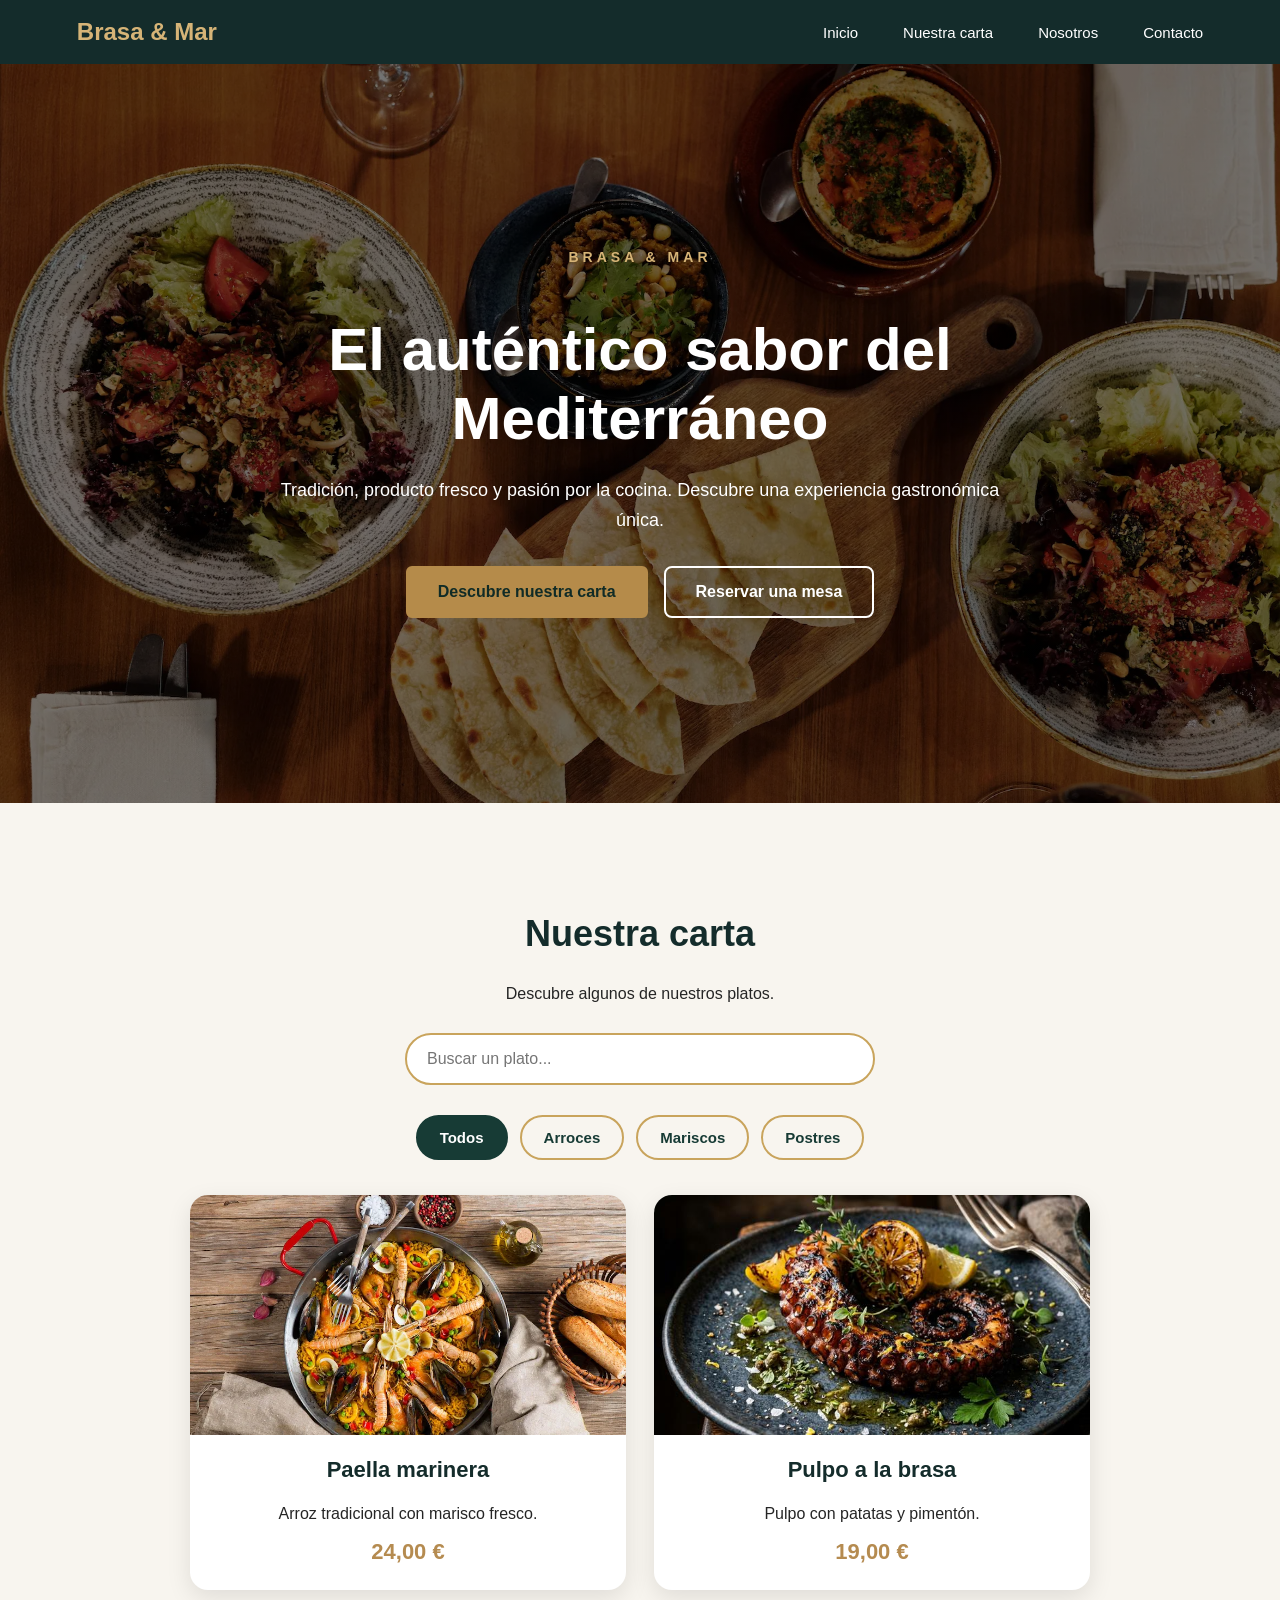
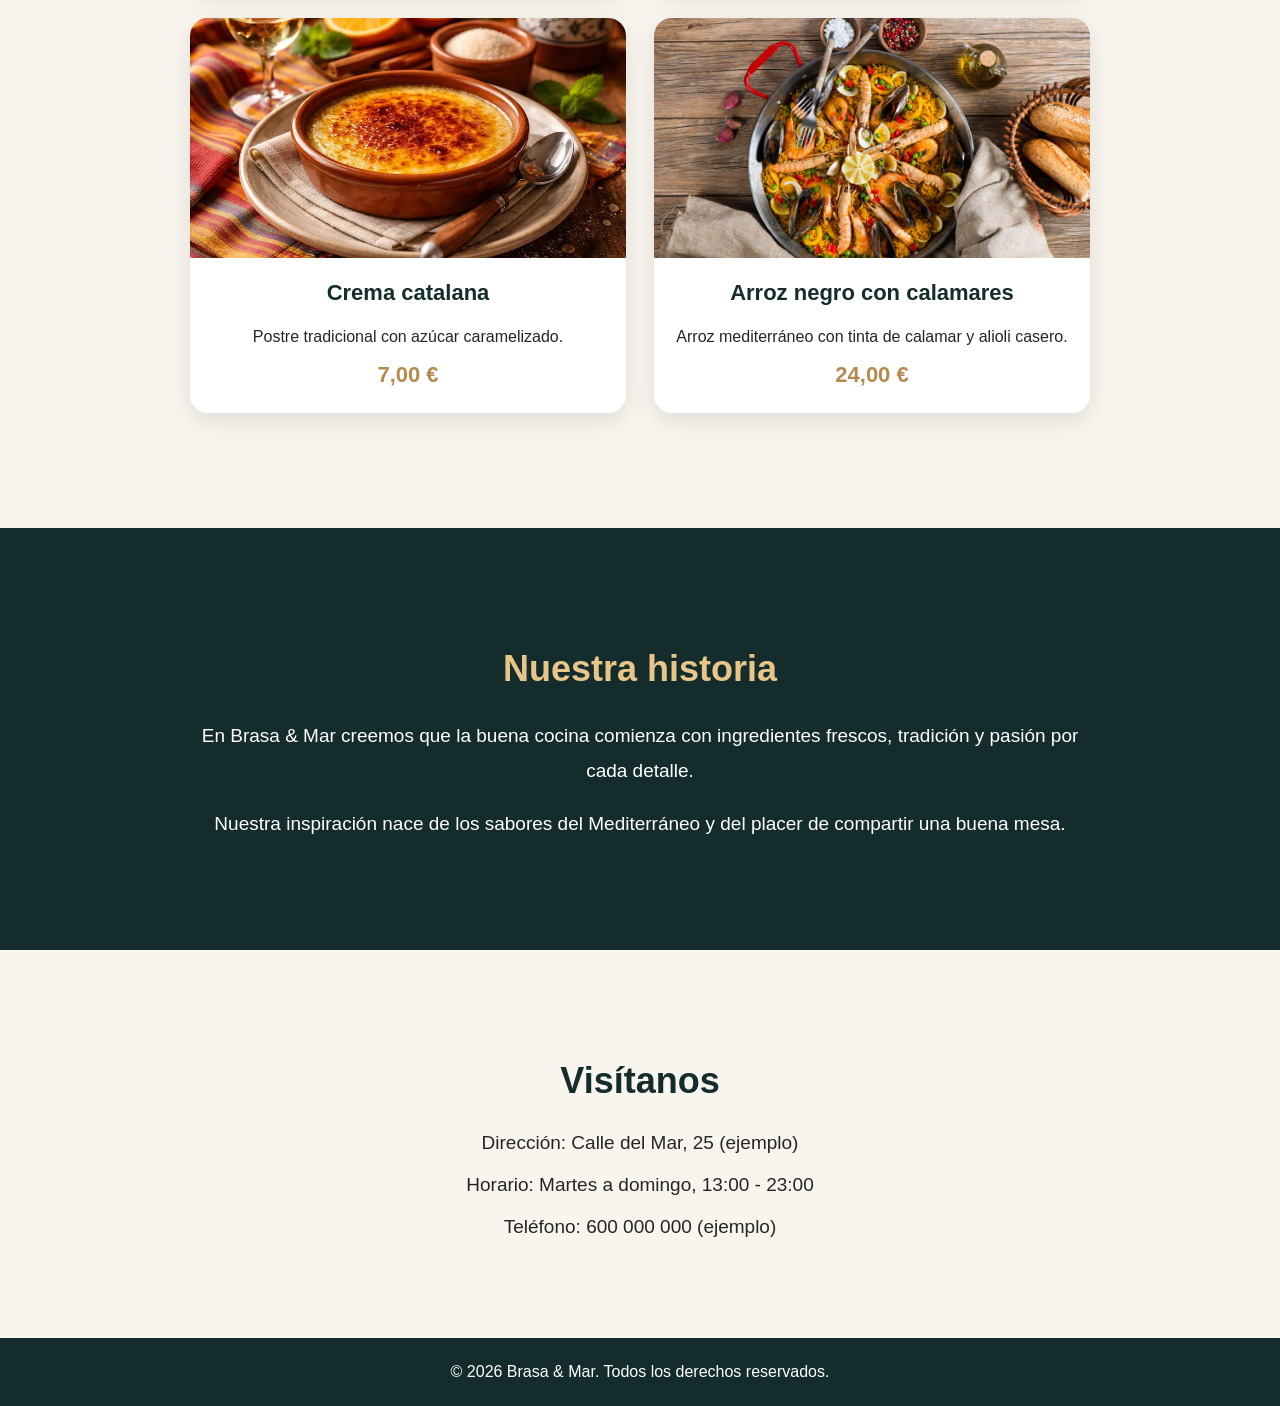
<file: index.html>
<!DOCTYPE html>
<html lang="es">
<head>
    <meta charset="UTF-8">
    <meta name="viewport" content="width=device-width, initial-scale=1.0">
    <title>Brasa & Mar | Carta mediterránea y reservas de demostración</title>
    <meta name="description" content="Explora la carta mediterránea de Brasa & Mar: arroces, mariscos y postres. Proyecto web de demostración con formulario de reservas no operativo.">
    <meta name="theme-color" content="#142c2b">
    <link rel="stylesheet" href="style.css">
</head>
<body>

    <header>
        <h2>Brasa & Mar</h2>

        <nav aria-label="Navegación principal">
            <a href="#inicio">Inicio</a>
            <a href="#carta">Nuestra carta</a>
            <a href="#nosotros">Nosotros</a>
            <a href="#contacto">Contacto</a>
        </nav>
    </header>

    <main>
       <section id="inicio">
<div class="hero-contenido">
    <span class="hero-etiqueta">BRASA & MAR</span>

    <h1>El auténtico sabor del Mediterráneo</h1>

    <p>
        Tradición, producto fresco y pasión por la cocina.
        Descubre una experiencia gastronómica única.
    </p>

    <div class="hero-botones">
        <a href="#carta" class="hero-btn hero-btn-principal">
            Descubre nuestra carta
        </a>

        <button id="boton-reserva" type="button" class="hero-btn hero-btn-secundario" aria-controls="mensaje-reserva" aria-expanded="false">
            Reservar una mesa
        </button>
    </div>
</div>

<div id="mensaje-reserva" hidden>
    <div class="reserva-encabezado">
    <h2>Reserva tu mesa</h2>
    <p>Disfruta de una experiencia mediterránea especial.</p>

    <form id="formulario-reserva">
        <p class="aviso-demo">
    Formulario de demostración.
    No se realizan reservas reales.
</p>
<div class="campo-reserva">
        <label for="nombre">Tu nombre:</label>
        <input type="text" id="nombre" required>
</div>
<div class="campo-reserva">
        <label for="fecha">Fecha:</label>
        <input type="date" id="fecha" required>
</div>
<div class="campo-reserva">
        <label for="personas">Número de personas:</label>
        <input type="number" id="personas" min="1" max="12" required>
</div>
<div class="campo-reserva">
<label for="hora">Hora de la reserva:</label>

   <select id="hora" required>
    <option value="">Selecciona una hora</option>
</select>
</div>
        <button type="submit">Consultar reserva</button>
    </form>

    <p id="resultado-reserva" role="status"></p>
</div>
        </section>

<section id="carta">
    <h2>Nuestra carta</h2>
    <p>Descubre algunos de nuestros platos.</p>
    
<div class="buscador-carta">
    <input
        type="search"
        id="buscar-plato"
        placeholder="Buscar un plato..."
        aria-label="Buscar platos de la carta"
    >
</div>

<div class="filtros-carta" role="group" aria-label="Filtrar platos por categoría">
    <button type="button" data-categoria="Todos">Todos</button>
    <button type="button" data-categoria="Arroces">Arroces</button>
    <button type="button" data-categoria="Mariscos">Mariscos</button>
    <button type="button" data-categoria="Postres">Postres</button>
</div>

    <div class="platos" id="lista-platos" aria-live="polite" aria-relevant="additions text">
</div>

</section>

<section id="nosotros">
    <h2>Nuestra historia</h2>

    <p>
        En Brasa & Mar creemos que la buena cocina
        comienza con ingredientes frescos,
        tradición y pasión por cada detalle.
    </p>

    <p>
        Nuestra inspiración nace de los sabores
        del Mediterráneo y del placer de compartir
        una buena mesa.
    </p>
</section>

<section id="contacto">
    <h2>Visítanos</h2>

    <p>Dirección: Calle del Mar, 25 (ejemplo)</p>
    <p>Horario: Martes a domingo, 13:00 - 23:00</p>
    <p>Teléfono: 600 000 000 (ejemplo)</p>
</section>

    </main>

<footer>
    <p>© 2026 Brasa & Mar. Todos los derechos reservados.</p>
</footer>
<script src="carta.js"></script>
<script src="script.js"></script>

</body>
</html>
</file>
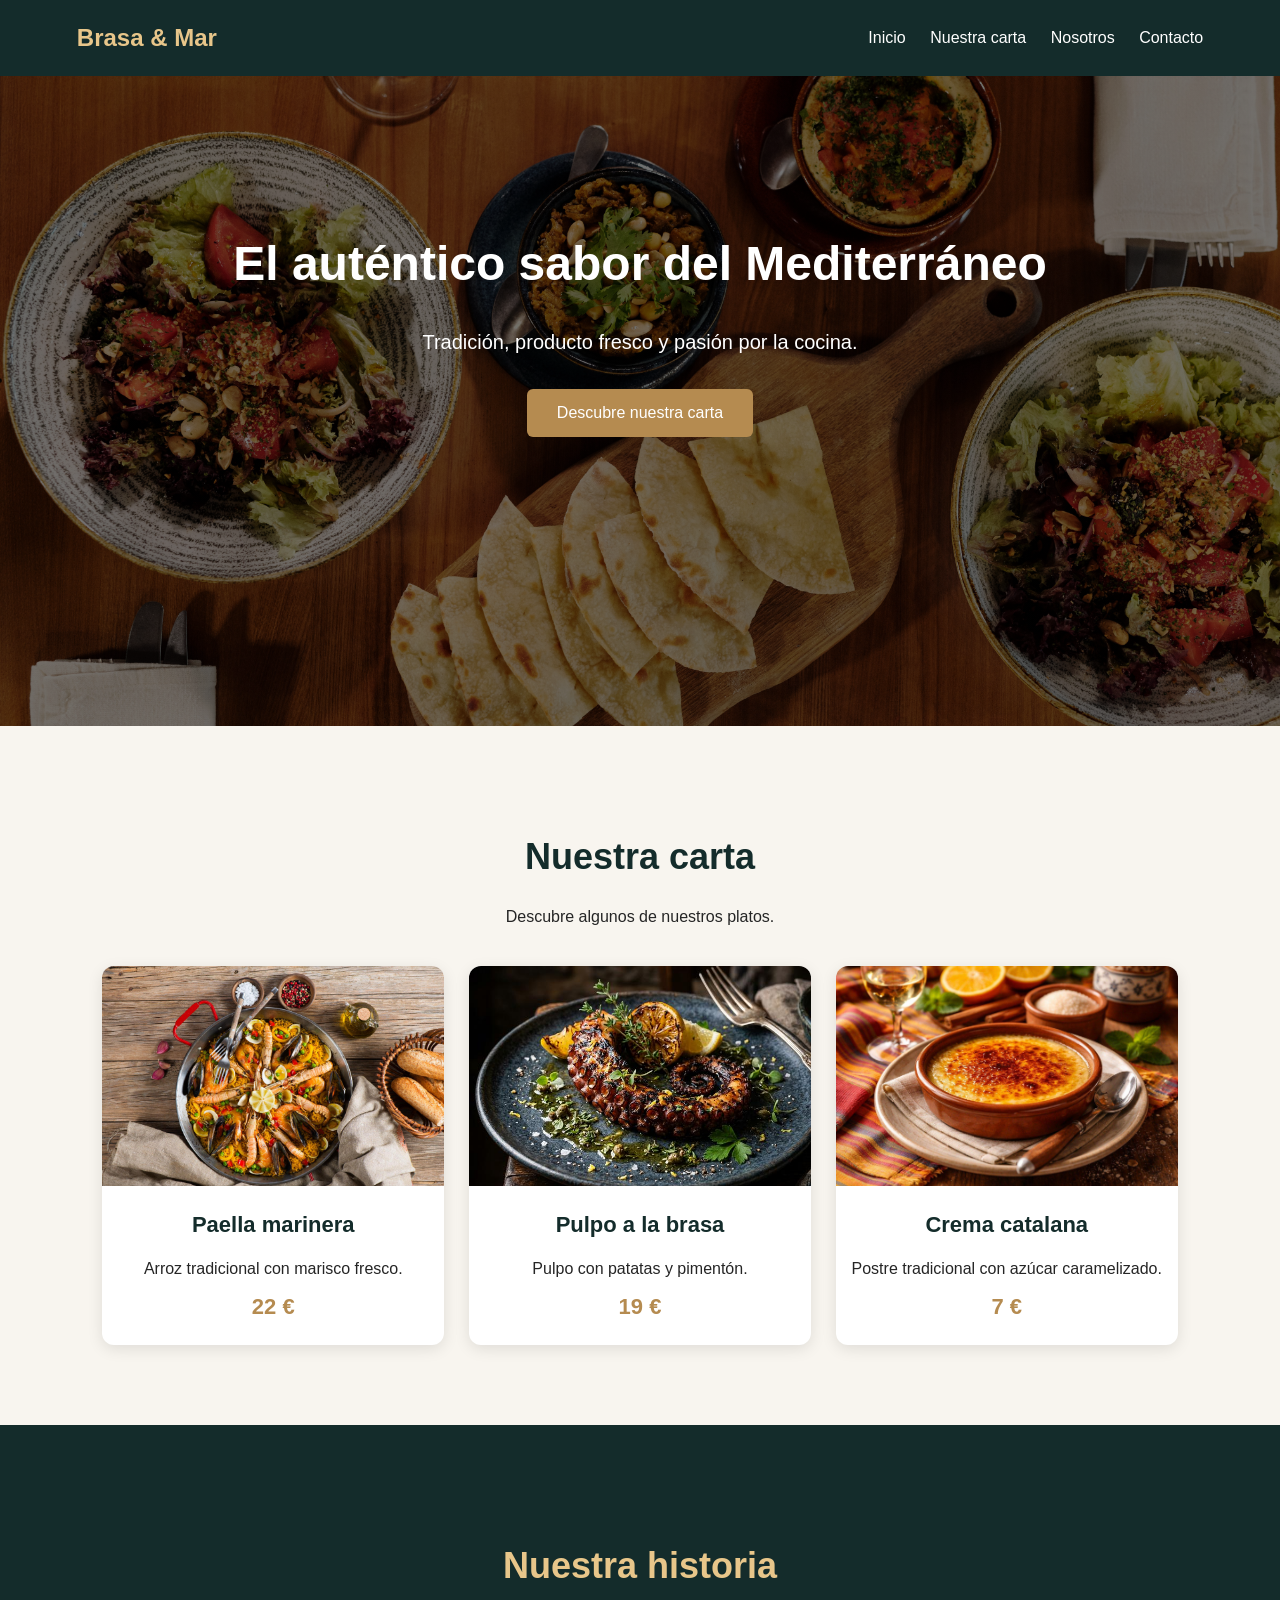
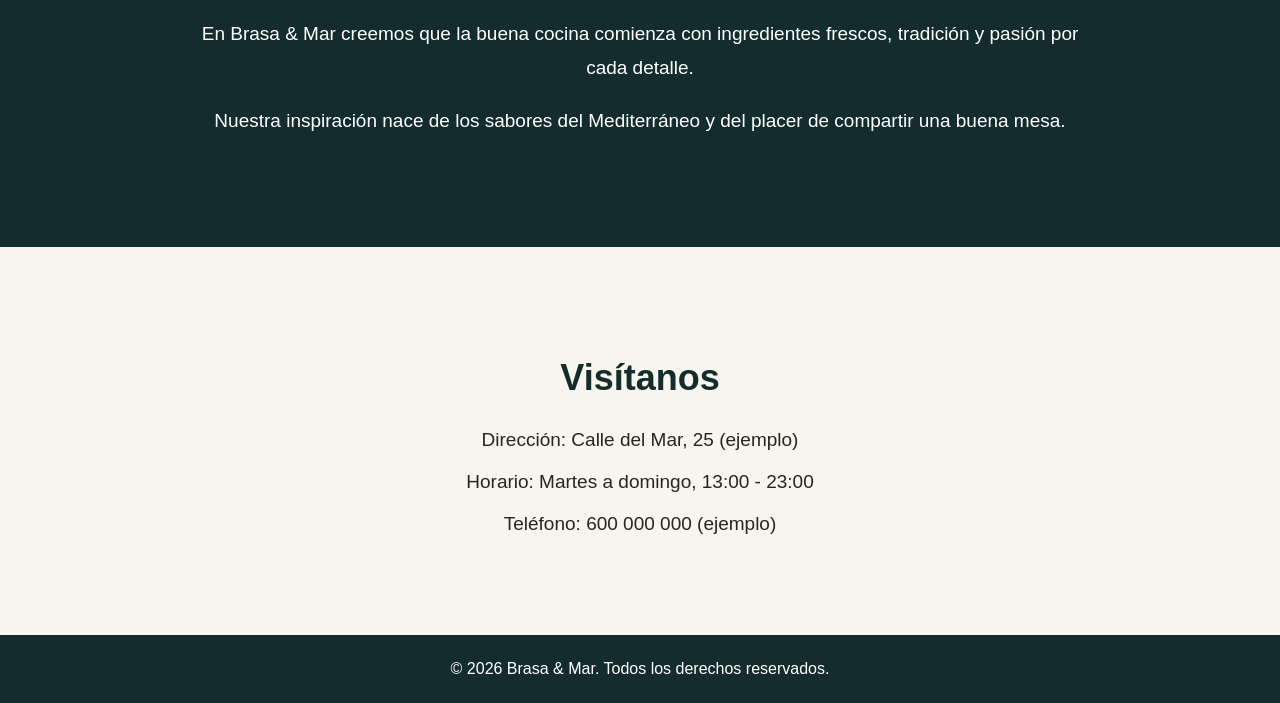
<file: restaurante-brasa-mar/index.html>
<!DOCTYPE html>
<html lang="es">
<head>
    <meta charset="UTF-8">
    <meta name="viewport" content="width=device-width, initial-scale=1.0">
    <title>Brasa & Mar | Restaurante Mediterráneo</title>
    <link rel="stylesheet" href="style.css">
</head>
<body>

    <header>
        <h2>Brasa & Mar</h2>

        <nav aria-label="Navegación principal">
            <a href="#inicio">Inicio</a>
            <a href="#carta">Nuestra carta</a>
            <a href="#nosotros">Nosotros</a>
            <a href="#contacto">Contacto</a>
        </nav>
    </header>

    <main>
        <section id="inicio">
            <h1>El auténtico sabor del Mediterráneo</h1>
            <p>Tradición, producto fresco y pasión por la cocina.</p>
            <a href="#carta">Descubre nuestra carta</a>
        </section>

<section id="carta">
    <h2>Nuestra carta</h2>
    <p>Descubre algunos de nuestros platos.</p>

    <div class="platos">

        <article class="plato">
            <img src="imagenes/paella.jpg" alt="Paella marinera">
            <h3>Paella marinera</h3>
            <p>Arroz tradicional con marisco fresco.</p>
            <span>22 €</span>
        </article>

        <article class="plato">
            <img src="imagenes/pulpo.jpg" alt="Pulpo a la brasa">
            <h3>Pulpo a la brasa</h3>
            <p>Pulpo con patatas y pimentón.</p>
            <span>19 €</span>
        </article>

        <article class="plato">
            <img src="imagenes/postre.jpg" alt="Crema catalana">
            <h3>Crema catalana</h3>
            <p>Postre tradicional con azúcar caramelizado.</p>
            <span>7 €</span>
        </article>

    </div>
</section>

<section id="nosotros">
    <h2>Nuestra historia</h2>

    <p>
        En Brasa & Mar creemos que la buena cocina
        comienza con ingredientes frescos,
        tradición y pasión por cada detalle.
    </p>

    <p>
        Nuestra inspiración nace de los sabores
        del Mediterráneo y del placer de compartir
        una buena mesa.
    </p>
</section>

<section id="contacto">
    <h2>Visítanos</h2>

    <p>Dirección: Calle del Mar, 25 (ejemplo)</p>
    <p>Horario: Martes a domingo, 13:00 - 23:00</p>
    <p>Teléfono: 600 000 000 (ejemplo)</p>
</section>

    </main>

<footer>
    <p>© 2026 Brasa & Mar. Todos los derechos reservados.</p>
</footer>

</body>
</html>
</file>
<file: style.css>
* {
    box-sizing: border-box;
}

body {
    margin: 0;
    font-family: Arial, sans-serif;
    background-color: #f8f5ef;
    color: #252525;
}

header {
    background-color: #142c2b;
    color: white;
    padding: 24px 6%;
    display: flex;
    justify-content: space-between;
    align-items: center;
}

header h2 {
    margin: 0;
    color: #e8c68a;
}

nav a {
    color: white;
    text-decoration: none;
    margin-left: 20px;
}
 
#inicio {
    min-height: 650px;
    padding: 120px 8%;
    text-align: center;

    background-image:
        linear-gradient(
            rgba(0, 0, 0, 0.55),
            rgba(0, 0, 0, 0.55)
        ),
        url("imagenes/portada.webp");

    background-size: cover;
    background-position: center;
    background-repeat: no-repeat;
}

#inicio h1 {
    font-size: 48px;
    color: white;
}

#inicio p {
    color: white;
    font-size: 20px;
    margin-bottom: 35px;
}

#inicio a {
    display: inline-block;
    background-color: #b58b50;
    color: white;
    padding: 15px 30px;
    text-decoration: none;
    border-radius: 6px;
}

#carta {
    padding: 80px 8%;
    text-align: center;
}

#carta h2 {
    font-size: 36px;
    color: #142c2b;
}

.platos {
    display: grid;
    grid-template-columns: repeat(3, 1fr);
    gap: 25px;
    margin-top: 40px;
}

.plato {
    background-color: white;
    border-radius: 12px;
    overflow: hidden;
    padding-bottom: 25px;
    box-shadow: 0 4px 15px rgba(0, 0, 0, 0.1);
}

.plato img {
    width: 100%;
    height: 220px;
    object-fit: cover;
}

.plato h3 {
    color: #142c2b;
    font-size: 22px;
}

.plato p {
    padding: 0 15px;
}

.plato span {
    color: #b58b50;
    font-size: 22px;
    font-weight: bold;
}

@media (max-width: 768px) {
    .platos {
        grid-template-columns: 1fr;
    }
}

#nosotros {
    background-color: #142c2b;
    color: white;
    padding: 90px 15%;
    text-align: center;
}

#nosotros h2 {
    font-size: 36px;
    color: #e8c68a;
}

#nosotros p {
    font-size: 19px;
    line-height: 1.8;
}

#contacto {
    padding: 80px 8%;
    text-align: center;
    background-color: #f8f5ef;
}

#contacto h2 {
    font-size: 36px;
    color: #142c2b;
}

#contacto p {
    font-size: 19px;
    margin: 20px 0;
}

footer {
    background-color: #142c2b;
    color: white;
    text-align: center;
    padding: 25px;
}

footer p {
    margin: 0;
}

@media (max-width: 768px) {

    header {
        flex-direction: column;
        gap: 20px;
        text-align: center;
    }

    nav {
        display: flex;
        flex-wrap: wrap;
        justify-content: center;
        gap: 15px;
    }

    nav a {
        margin-left: 0;
    }

    #inicio {
        min-height: 500px;
        padding: 100px 6%;
    }

    #inicio h1 {
        font-size: 34px;
    }

    #carta,
    #nosotros,
    #contacto {
        padding: 60px 6%;
    }

    #carta h2,
    #nosotros h2,
    #contacto h2 {
        font-size: 30px;
    }

}

html {
    scroll-behavior: smooth;
}
.plato {
    transition: transform 0.3s ease,
                box-shadow 0.3s ease;
}

@media (hover: hover) {
    .plato:hover {
        transform: translateY(-8px);
        box-shadow: 0 12px 25px rgba(0, 0, 0, 0.18);
    }
}
@media (prefers-reduced-motion: reduce) {
    html {
        scroll-behavior: auto;
    }

    .plato {
        transition: none;
    }
}
img {
    max-width: 100%;
    height: auto;
}
a:focus-visible {
    outline: 3px solid #e8c68a;
    outline-offset: 4px;
}

/* FORMULARIO DE RESERVAS */

#mensaje-reserva {
    max-width: 520px;
    margin: 35px auto 0;
    padding: 35px;
    background-color: #ffffff;
    border-radius: 16px;
    box-shadow: 0 12px 35px rgba(0, 0, 0, 0.18);
    text-align: left;
}

#mensaje-reserva h2 {
    color: #142c2b;
    text-align: center;
    font-size: 28px;
    margin-top: 0;
}

#formulario-reserva label {
    color: #142c2b;
    font-weight: bold;
    font-size: 14px;
}

#formulario-reserva input {
    width: 100%;
    padding: 13px;
    border: 1px solid #d9d4cb;
    border-radius: 8px;
    font-size: 16px;
    background-color: #faf9f6;
}

#formulario-reserva input:focus {
    outline: 2px solid #b58b50;
    border-color: #b58b50;
}

#formulario-reserva button {
    margin-top: 12px;
    padding: 15px;
    background-color: #142c2b;
    color: white;
    border: none;
    border-radius: 8px;
    font-size: 16px;
    font-weight: bold;
    cursor: pointer;
    transition: background-color 0.3s ease;
}

#formulario-reserva button:hover {
    background-color: #28514b;
}

#resultado-reserva {
    color: #142c2b;
    line-height: 1.6;
    text-align: center;
}

/* BOTÓN PRINCIPAL DE RESERVA */

#boton-reserva {
    display: block;
    margin: 25px auto 0;
    padding: 15px 30px;
    background-color: #b58b50;
    color: white;
    border: none;
    border-radius: 8px;
    font-size: 16px;
    font-weight: bold;
    cursor: pointer;
}

#boton-reserva:hover {
    background-color: #96703c;
}

@media (max-width: 600px) {
    #mensaje-reserva {
        padding: 24px 18px;
    }
}
#inicio #resultado-reserva {
    color: #142c2b;
    font-size: 16px;
    font-weight: 600;
    margin-top: 20px;
    line-height: 1.6;
}
#formulario-reserva input,
#formulario-reserva select {
    cursor: pointer;
}

#formulario-reserva select:focus {
    outline: 2px solid #b58b50;
    border-color: #b58b50;
}

/* FILTROS DE LA CARTA */

.filtros-carta {
    display: flex;
    justify-content: center;
    flex-wrap: wrap;
    gap: 12px;
    margin: 30px 0;
}

.filtros-carta button {
    background-color: transparent;
    color: #173b35;
    border: 2px solid #c9a45c;
    padding: 12px 22px;
    border-radius: 30px;
    font-size: 15px;
    font-weight: 600;
    cursor: pointer;
    transition: all 0.3s ease;
}

.filtros-carta button:hover {
    background-color: #173b35;
    color: white;
    border-color: #173b35;
    transform: translateY(-2px);
}

.filtros-carta button.activo {
    background-color: #173b35;
    color: white;
    border-color: #173b35;
}

/* MEJORAS DE LA CARTA */

#lista-platos {
    display: grid;
    grid-template-columns: repeat(2, minmax(0, 1fr));
    gap: 28px;
    max-width: 900px;
    margin: 35px auto;
}

#lista-platos .plato {
    width: 100%;
    min-width: 0;
    overflow: hidden;
    border-radius: 18px;
    background-color: white;
    box-shadow: 0 8px 25px rgba(0, 0, 0, 0.10);
    transition: transform 0.3s ease, box-shadow 0.3s ease;
}

#lista-platos .plato:hover {
    transform: translateY(-6px);
    box-shadow: 0 15px 35px rgba(0, 0, 0, 0.16);
}

#lista-platos .plato img {
    width: 100%;
    height: 240px;
    object-fit: cover;
    display: block;
}

@media (max-width: 600px) {
    #lista-platos {
        grid-template-columns: 1fr;
        gap: 22px;
        padding: 0 15px;
    }

    #lista-platos .plato img {
        height: 220px;
    }
}

/* BUSCADOR DE LA CARTA */

.buscador-carta {
    max-width: 500px;
    margin: 30px auto 15px;
    padding: 0 15px;
}

#buscar-plato {
    width: 100%;
    padding: 15px 20px;
    border: 2px solid #c9a45c;
    border-radius: 30px;
    background-color: white;
    color: #173b35;
    font-size: 16px;
    outline: none;
    transition: border-color 0.3s ease;
}

#buscar-plato:focus {
    border-color: #173b35;
}

/* MENSAJE CUANDO NO HAY RESULTADOS */

#lista-platos .sin-resultados {
    grid-column: 1 / -1;
    text-align: center;
    padding: 35px 20px;
    color: #173b35;
    background-color: #ffffff;
    border: 1px solid #e5d7b8;
    border-radius: 15px;
    font-size: 17px;
    line-height: 1.6;
}
.aviso-demo {
    background-color: #fff4d6;
    color: #654b16;
    padding: 12px;
    border-radius: 8px;
    font-size: 14px;
    text-align: center;
    margin-bottom: 20px;
}
#formulario-reserva button[type="submit"] {
    background-color: #b58b4a;
    color: #ffffff;
    font-weight: bold;
    border: none;
    border-radius: 8px;
    padding: 14px 24px;
    cursor: pointer;
    transition: background-color 0.3s ease, transform 0.3s ease;
}

#formulario-reserva button[type="submit"]:hover {
    background-color: #92703b;
    transform: translateY(-2px);
}
.reserva-encabezado {
    text-align: center;
    margin-bottom: 25px;
}

.reserva-encabezado h2 {
    color: #142c2b;
    font-size: 28px;
    margin-bottom: 10px;
}

.reserva-encabezado p {
    color: #555;
    font-size: 15px;
    line-height: 1.6;
}

/* Mejoras del formulario de reservas */

#mensaje-reserva {
    height: auto;
    min-height: 0;
}

#mensaje-reserva .reserva-encabezado {
    margin-bottom: 20px;
}

#mensaje-reserva .reserva-encabezado p {
    color: #555555;
}

#mensaje-reserva .aviso-demo {
    background-color: #fff4d6;
    color: #654b16;
    padding: 12px;
    border-radius: 8px;
    font-size: 14px;
    line-height: 1.5;
}
/* Etiquetas y campos de reserva */

#formulario-reserva label {
    display: block;
    margin-bottom: 4px;
    font-weight: 600;
    color: #142c2b;
}

#formulario-reserva input,
#formulario-reserva select {
    width: 100%;
    box-sizing: border-box;
    padding: 14px;
    border: 1px solid #d6d1c8;
    border-radius: 8px;
    font-size: 16px;
}

#formulario-reserva input:focus,
#formulario-reserva select:focus {
    outline: 2px solid #b58b4a;
    outline-offset: 2px;
}

/* Campos adaptables de reserva */

#formulario-reserva {
    display: grid;
    grid-template-columns: repeat(2, minmax(0, 1fr));
    gap: 18px;
}

#formulario-reserva .campo-reserva {
    min-width: 0;
}

#formulario-reserva .aviso-demo,
#formulario-reserva button[type="submit"] {
    grid-column: 1 / -1;
}

@media (max-width: 600px) {
    #formulario-reserva {
        grid-template-columns: 1fr;
    }
}

/* Portada profesional */

.hero-contenido {
    max-width: 760px;
    margin: 0 auto;
    text-align: center;
    padding: 65px 20px;
}

.hero-etiqueta {
    display: block;
    color: #d6b477;
    font-size: 14px;
    font-weight: 700;
    letter-spacing: 4px;
    margin-bottom: 18px;
}

#inicio .hero-contenido h1 {
    font-size: clamp(36px, 5vw, 60px);
    line-height: 1.15;
    margin-bottom: 22px;
}

#inicio .hero-contenido p {
    font-size: 18px;
    line-height: 1.7;
    margin-bottom: 30px;
}

.hero-botones {
    display: flex;
    justify-content: center;
    flex-wrap: wrap;
    gap: 15px;
}

.hero-btn {
    display: inline-block;
    padding: 15px 26px;
    border-radius: 8px;
    font-size: 16px;
    font-weight: 600;
    text-decoration: none;
    cursor: pointer;
    transition: transform 0.3s ease;
}

.hero-btn:hover {
    transform: translateY(-3px);
}

#inicio a.hero-btn-principal {
    background: #b58b4a;
    color:  #102b26;
    border: 2px solid #b58b4a;
}

.hero-btn-secundario {
    background: transparent;
    color: white;
    border: 2px solid white;
}

@media (max-width: 600px) {
    .hero-contenido {
        padding: 45px 10px;
    }

    .hero-botones {
        flex-direction: column;
    }

    .hero-btn {
        width: 100%;
        box-sizing: border-box;
    }
}

/* Ajuste de los botones de portada */

#inicio .hero-botones {
    gap: 16px;
}

#inicio .hero-botones .hero-btn {
    margin: 0;
    width: auto;
    min-width: 210px;
    box-sizing: border-box;
}

#inicio .hero-botones #boton-reserva {
    background: transparent;
    color: white;
    border: 2px solid white;
}

#inicio .hero-botones #boton-reserva:hover {
    background: white;
    color: #142c2b;
}

@media (max-width: 600px) {
    #inicio .hero-botones .hero-btn {
        width: 100%;
        min-width: 0;
    }
}

/* Navegación principal */

body > header {
    display: flex;
    justify-content: space-between;
    align-items: center;
    gap: 24px;
    padding: 18px 6%;
    background-color: #142c2b;
}

body > header h2 {
    color: #d6b477;
    font-size: 24px;
    margin: 0;
    white-space: nowrap;
}

body > header nav {
    display: flex;
    align-items: center;
    justify-content: flex-end;
    gap: 25px;
    flex-wrap: wrap;
}

body > header nav a {
    color: white;
    text-decoration: none;
    font-size: 15px;
    font-weight: 500;
    transition: color 0.3s ease;
}

body > header nav a:hover {
    color: #d6b477;
}

@media (max-width: 700px) {
    body > header {
        flex-direction: column;
        gap: 15px;
        padding: 18px;
    }

    body > header nav {
        justify-content: center;
        gap: 12px 20px;
    }
}
</file>
<file: restaurante-brasa-mar/style.css>
* {
    box-sizing: border-box;
}

body {
    margin: 0;
    font-family: Arial, sans-serif;
    background-color: #f8f5ef;
    color: #252525;
}

header {
    background-color: #142c2b;
    color: white;
    padding: 24px 6%;
    display: flex;
    justify-content: space-between;
    align-items: center;
}

header h2 {
    margin: 0;
    color: #e8c68a;
}

nav a {
    color: white;
    text-decoration: none;
    margin-left: 20px;
}
 
#inicio {
    min-height: 650px;
    padding: 120px 8%;
    text-align: center;

    background-image:
        linear-gradient(
            rgba(0, 0, 0, 0.55),
            rgba(0, 0, 0, 0.55)
        ),
        url("imagenes/portada.jpg");

    background-size: cover;
    background-position: center;
    background-repeat: no-repeat;
}

#inicio h1 {
    font-size: 48px;
    color: white;
}

#inicio p {
    color: white;
    font-size: 20px;
    margin-bottom: 35px;
}

#inicio a {
    display: inline-block;
    background-color: #b58b50;
    color: white;
    padding: 15px 30px;
    text-decoration: none;
    border-radius: 6px;
}

#carta {
    padding: 80px 8%;
    text-align: center;
}

#carta h2 {
    font-size: 36px;
    color: #142c2b;
}

.platos {
    display: grid;
    grid-template-columns: repeat(3, 1fr);
    gap: 25px;
    margin-top: 40px;
}

.plato {
    background-color: white;
    border-radius: 12px;
    overflow: hidden;
    padding-bottom: 25px;
    box-shadow: 0 4px 15px rgba(0, 0, 0, 0.1);
}

.plato img {
    width: 100%;
    height: 220px;
    object-fit: cover;
}

.plato h3 {
    color: #142c2b;
    font-size: 22px;
}

.plato p {
    padding: 0 15px;
}

.plato span {
    color: #b58b50;
    font-size: 22px;
    font-weight: bold;
}

@media (max-width: 768px) {
    .platos {
        grid-template-columns: 1fr;
    }
}

#nosotros {
    background-color: #142c2b;
    color: white;
    padding: 90px 15%;
    text-align: center;
}

#nosotros h2 {
    font-size: 36px;
    color: #e8c68a;
}

#nosotros p {
    font-size: 19px;
    line-height: 1.8;
}

#contacto {
    padding: 80px 8%;
    text-align: center;
    background-color: #f8f5ef;
}

#contacto h2 {
    font-size: 36px;
    color: #142c2b;
}

#contacto p {
    font-size: 19px;
    margin: 20px 0;
}

footer {
    background-color: #142c2b;
    color: white;
    text-align: center;
    padding: 25px;
}

footer p {
    margin: 0;
}

@media (max-width: 768px) {

    header {
        flex-direction: column;
        gap: 20px;
        text-align: center;
    }

    nav {
        display: flex;
        flex-wrap: wrap;
        justify-content: center;
        gap: 15px;
    }

    nav a {
        margin-left: 0;
    }

    #inicio {
        min-height: 500px;
        padding: 100px 6%;
    }

    #inicio h1 {
        font-size: 34px;
    }

    #carta,
    #nosotros,
    #contacto {
        padding: 60px 6%;
    }

    #carta h2,
    #nosotros h2,
    #contacto h2 {
        font-size: 30px;
    }

}

@media (max-width: 768px) {

    header {
        flex-direction: column;
        gap: 20px;
        text-align: center;
    }

    nav {
        display: flex;
        flex-wrap: wrap;
        justify-content: center;
        gap: 15px;
    }

    nav a {
        margin-left: 0;
    }

    #inicio {
        min-height: 500px;
        padding: 100px 6%;
    }

    #inicio h1 {
        font-size: 34px;
    }

    #carta,
    #nosotros,
    #contacto {
        padding: 60px 6%;
    }
}
html {
    scroll-behavior: smooth;
}
.plato {
    transition: transform 0.3s ease,
                box-shadow 0.3s ease;
}

@media (hover: hover) {
    .plato:hover {
        transform: translateY(-8px);
        box-shadow: 0 12px 25px rgba(0, 0, 0, 0.18);
    }
}
@media (prefers-reduced-motion: reduce) {
    html {
        scroll-behavior: auto;
    }

    .plato {
        transition: none;
    }
}
img {
    max-width: 100%;
    height: auto;
}
a:focus-visible {
    outline: 3px solid #e8c68a;
    outline-offset: 4px;
}
</file>
